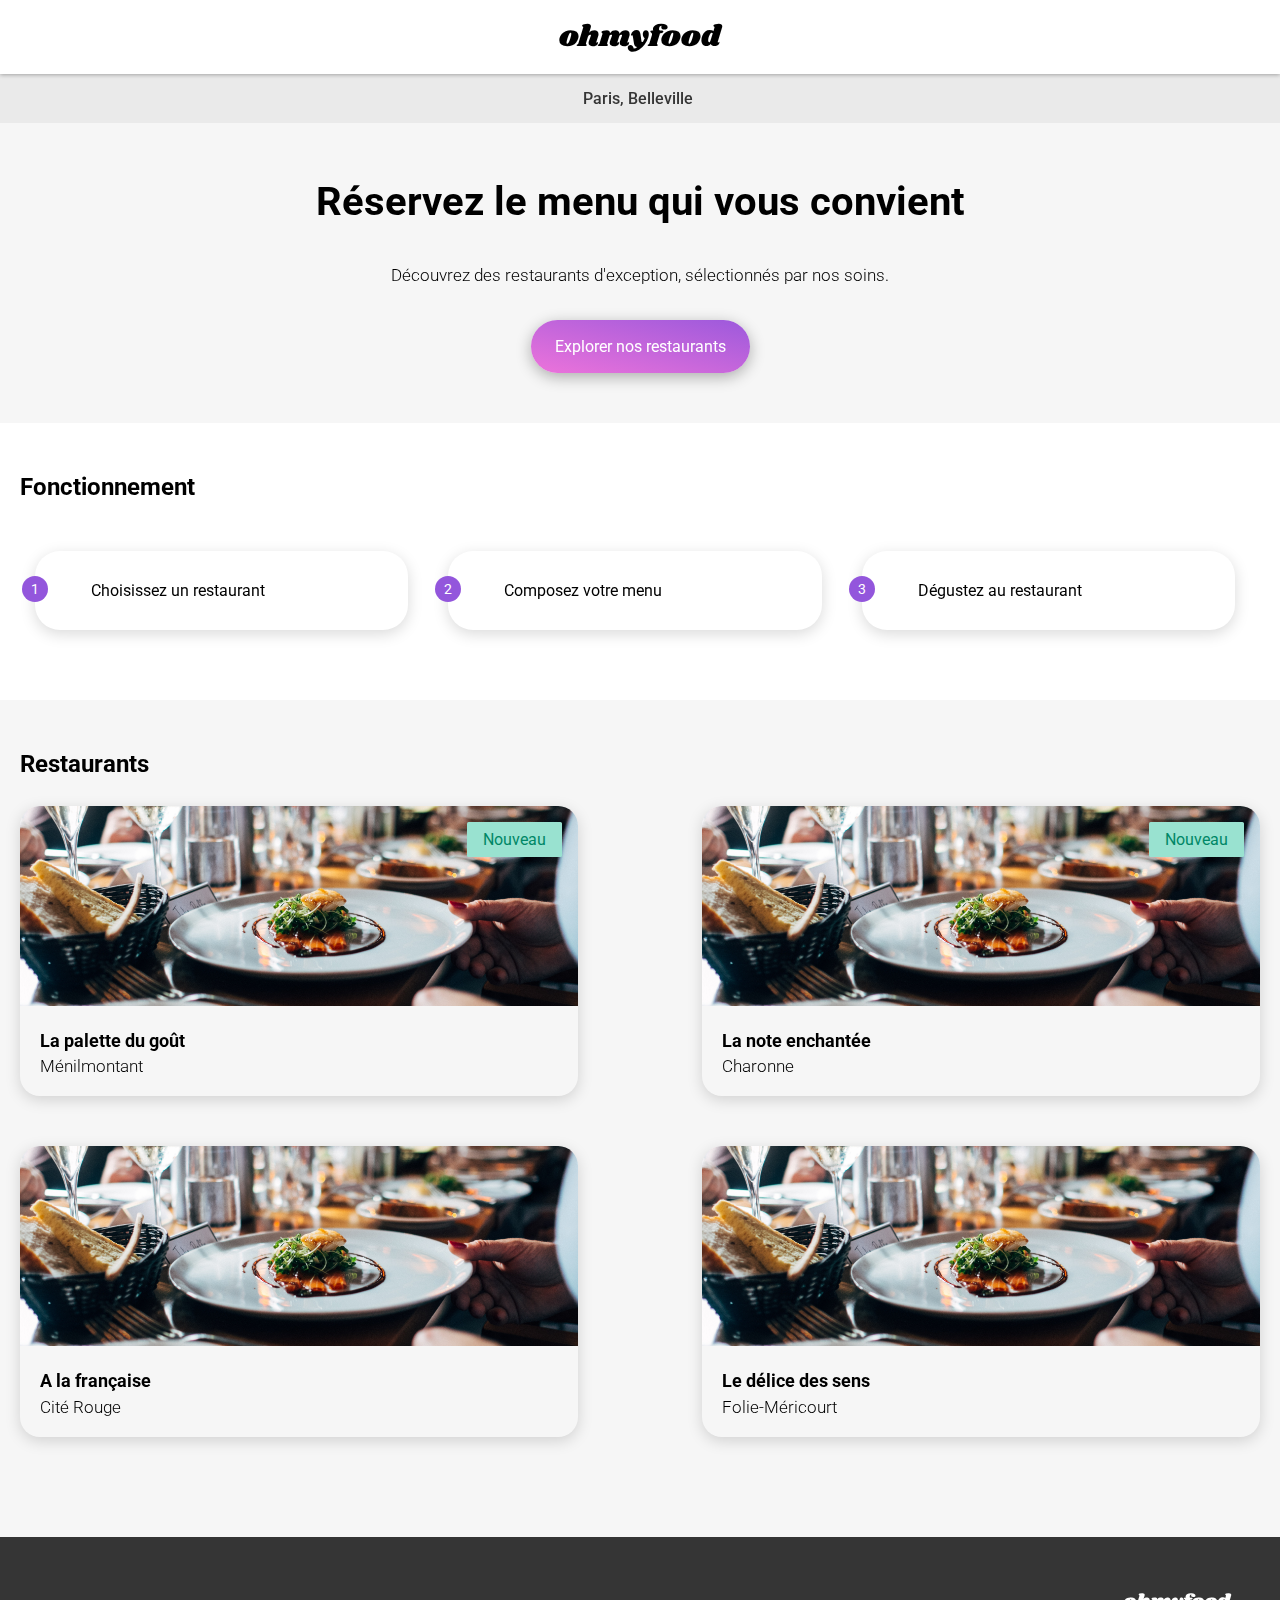
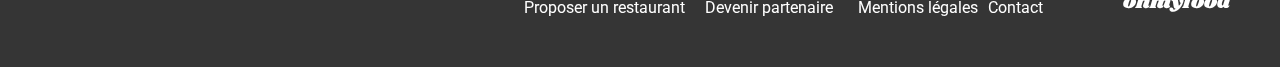
<file: index.html>
<!DOCTYPE html>
<html lang="fr">
  <head>
    <meta charset="utf-8">
    <meta name="viewport" content="width=device-width, initial-scale=1.0">
    <title>OhMyFood</title>
    <link rel="preconnect" href="https://fonts.googleapis.com">
    <link rel="preconnect" href="https://fonts.gstatic.com" crossorigin>
    <link
      href="https://fonts.googleapis.com/css2?family=Roboto:wght@300;500;700&family=Shrikhand&display=swap"
      rel="stylesheet"
    >
    <link rel="stylesheet" href="./style/style.css">
    <link
      rel="stylesheet"
      href="https://cdnjs.cloudflare.com/ajax/libs/font-awesome/6.2.1/css/all.min.css"
      integrity="sha512-MV7K8+y+gLIBoVD59lQIYicR65iaqukzvf/nwasF0nqhPay5w/9lJmVM2hMDcnK1OnMGCdVK+iQrJ7lzPJQd1w=="
      crossorigin="anonymous"
      referrerpolicy="no-referrer"
    >
  </head>
  
    <!-- Animation lors du chargement de la page d'accueil -->
    
  

  <body>
    <div class="loader">
      <div class="loader__anim loader__anim--1"></div>
      <div class="loader__anim loader__anim--2"></div>
      <div class="loader__anim loader__anim--3"></div>
      <div class="loader__txt">
        <p>ohmyfood</p>
      </div>
    </div>
    
    <header class="header">
      <div class="header__shadow">
        <a href="index.html">
          <h1>ohmyfood</h1>
        </a>
      </div>
    </header>

    <main>
    
      <!-- Localisation -->

      <div class="location">
        <i class="fas fa-location-dot"></i>
        <input
          type="search"
          id="site-search"
          value="Paris, Belleville"
          size="12"
        >
      </div>

      <!-- Informations ohmyfood -->

      <div class="info">
        <div class="info__content">
          <h2>Réservez le menu qui vous convient</h2>
          <p>
            Découvrez des restaurants d'exception, sélectionnés par nos soins.
          </p>
          <a class="btn btn__explorer" href="#restaurant">Explorer nos restaurants</a>
        </div>
      </div>

      <!-- Fonctionnement du site -->

      <div class="fonction">
        <div class="fonction__content">
          <h3>Fonctionnement</h3>
          <div class="fonction__step">
            <div class="step">
              <span class="step__number">1</span>
              <i class="fas fa-mobile-screen-button"></i>
              <span class="step__desc">Choisissez un restaurant</span>
            </div>
            <div class="step">
              <span class="step__number">2</span>
              <i class="fas fa-list-ul"></i>
              <span class="step__desc">Composez votre menu</span>
            </div>
            <div class="step">
              <span class="step__number">3</span>
              <i class="fas fa-store"></i>
              <span class="step__desc">Dégustez au restaurant</span>
            </div>
          </div>
        </div>
      </div>

      <!-- Restaurants -->

      <div class="restaurant" id="restaurant">
        <section class="restaurant__index">
          <h3>Restaurants</h3>
          <div class="restaurant__cards">
            <div class="restaurantCard">
              <a href="menilmontant.html">
                <article class="restaurantCard__article">
                  <img src="./images/restaurants/menilmontant.jpg" alt="Ménilmontant" >
                  <span class="restaurantCard__new">Nouveau</span>
                  <div class="restaurantCard__content">
                    <div class="restaurantCard__info">
                      <h4>La palette du goût</h4>
                      <p>Ménilmontant</p>
                    </div> 
                  </div>
                </article>
              </a>
              <div class="favoriteHeart">
                <article class="favorite">
                  <input type="checkbox" class="favorite__toggle" name="like">
                  <label class="favorite__icon">
                      <i class="far fa-heart"></i>
                      <i class="fas fa-heart"></i>
                  </label>
                </article>
              </div>
            </div>
            <div class="restaurantCard">
              <a href="charonne.html">
                <article class="restaurantCard__article">
                  <img src="./images/restaurants/menilmontant.jpg" alt="Ménilmontant" >
                  <span class="restaurantCard__new">Nouveau</span>
                  <div class="restaurantCard__content">
                    <div class="restaurantCard__info">
                      <h4>La note enchantée</h4>
                      <p>Charonne</p>
                    </div> 
                  </div>
                </article>
              </a>
              <div class="favoriteHeart">
                <article class="favorite">
                  <input type="checkbox" class="favorite__toggle" name="like">
                  <label class="favorite__icon">
                      <i class="far fa-heart"></i>
                      <i class="fas fa-heart"></i>
                  </label>
                </article>
              </div>
            </div>
            <div class="restaurantCard">
              <a href="citerouge.html">
                <article class="restaurantCard__article">
                  <img src="./images/restaurants/menilmontant.jpg" alt="Ménilmontant" >
                  <div class="restaurantCard__content">
                    <div class="restaurantCard__info">
                      <h4>A la française</h4>
                      <p>Cité Rouge</p>
                    </div> 
                  </div>
                </article>
              </a>
              <div class="favoriteHeart">
                <article class="favorite">
                  <input type="checkbox" class="favorite__toggle" name="like">
                  <label class="favorite__icon">
                      <i class="far fa-heart"></i>
                      <i class="fas fa-heart"></i>
                  </label>
                </article>
              </div>
            </div>
            <div class="restaurantCard">
              <a href="foliemericourt.html">
                <article class="restaurantCard__article">
                  <img src="./images/restaurants/menilmontant.jpg" alt="Ménilmontant" >
                  <div class="restaurantCard__content">
                    <div class="restaurantCard__info">
                      <h4>Le délice des sens</h4>
                      <p>Folie-Méricourt</p>
                    </div> 
                  </div>
                </article>
              </a>
              <div class="favoriteHeart">
                <article class="favorite">
                  <input type="checkbox" class="favorite__toggle" name="like">
                  <label class="favorite__icon">
                      <i class="far fa-heart"></i>
                      <i class="fas fa-heart"></i>
                  </label>
                </article>
              </div>
            </div>
          </div>
        </section>
      </div>
    </main>

    <footer class="footer">
      <span class="footer__logo">ohmyfood</span>
      <div class="footerAbout">
        <ul class="footerAbout__you">
          <li>
            <a href="#">
              <i class="fas fa-utensils"></i>
              <span class="footer__span">Proposer un restaurant</span>
            </a>
          </li>
          <li>
            <a href="#">
              <i class="fas fa-handshake-angle fa-xs"></i>
              <span class="footer__span">Devenir partenaire</span>
            </a>
          </li>
        </ul>
      </div>
      <div class="footerAbout">
        <ul class="footerAbout_us">
          <li>
            <a href="#">
              <span class="footer__span">Mentions légales</span>
            </a>
          </li>
          <li>
            <a href="mailto:contact@ohmyfood.com">
              <span class="footer__span">Contact</span>
            </a>
          </li>
        </ul>
      </div>
    </footer>
  </body>
</html>
</file>
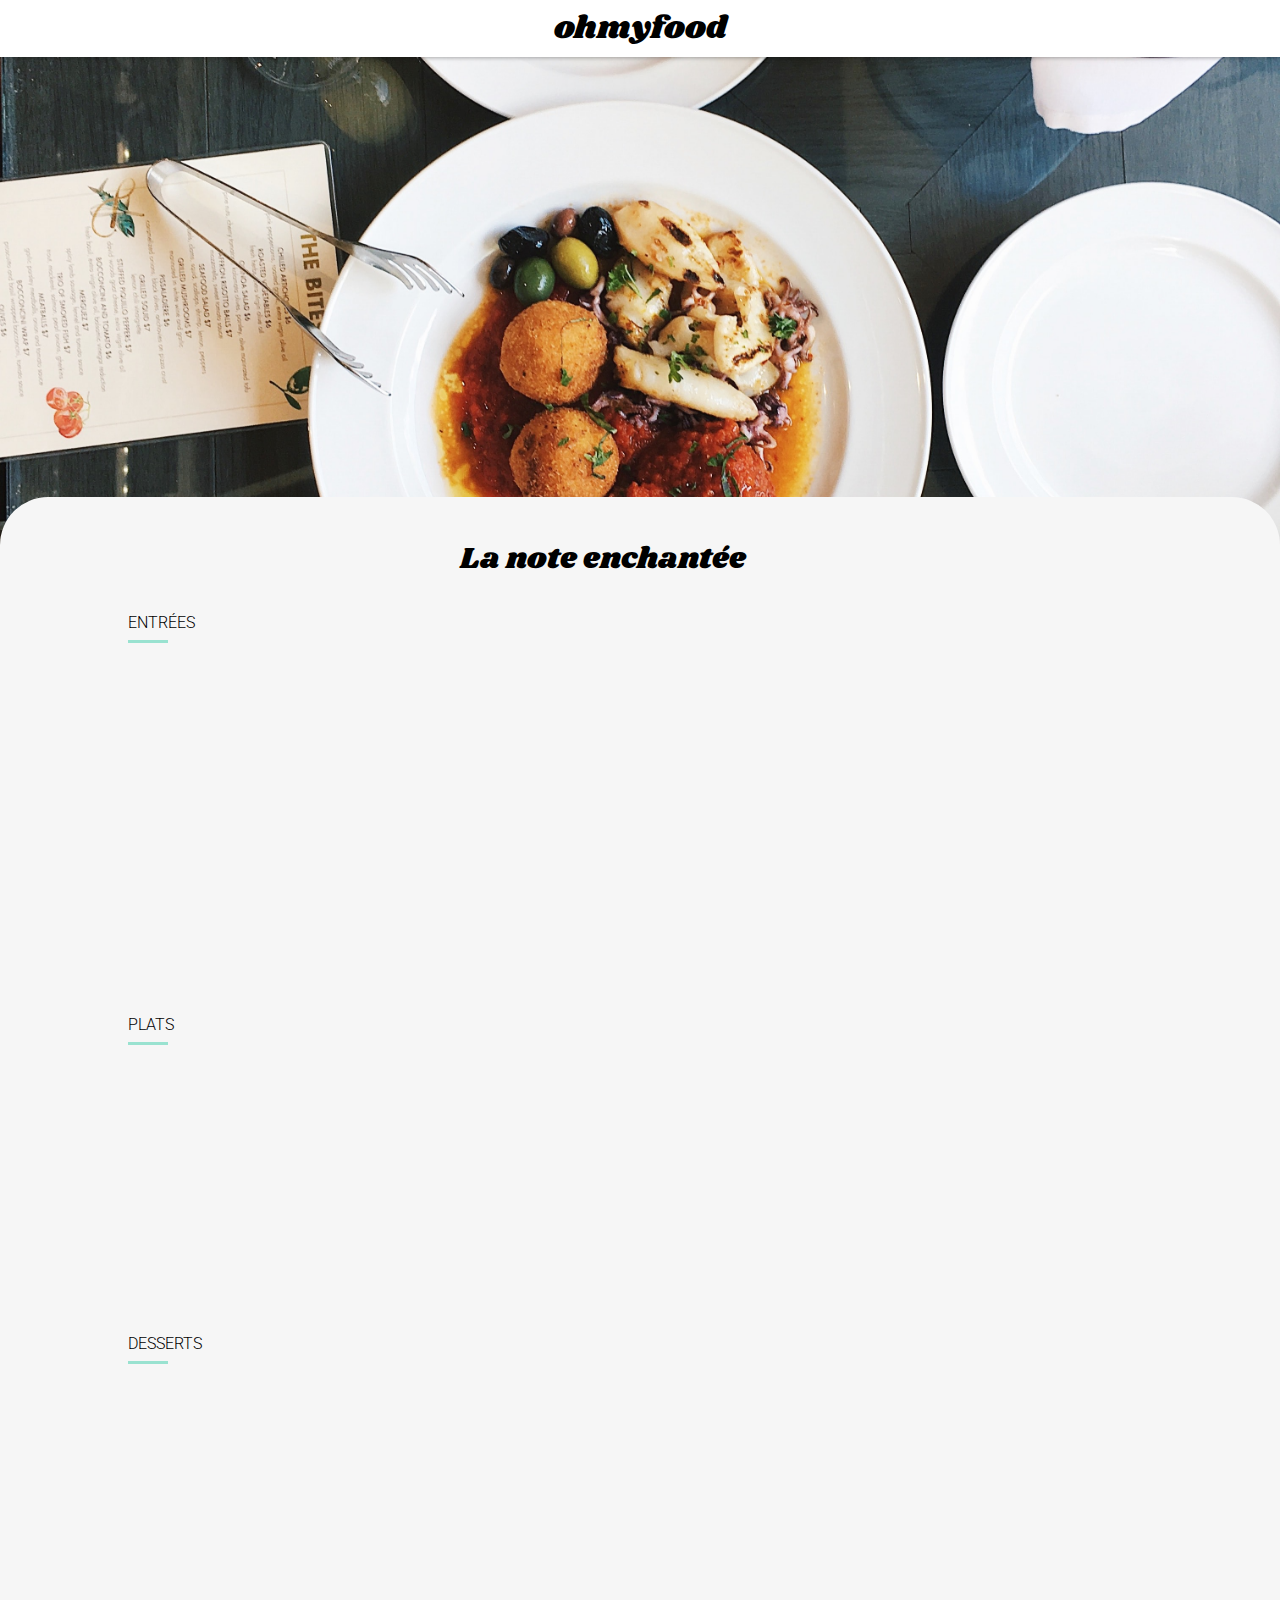
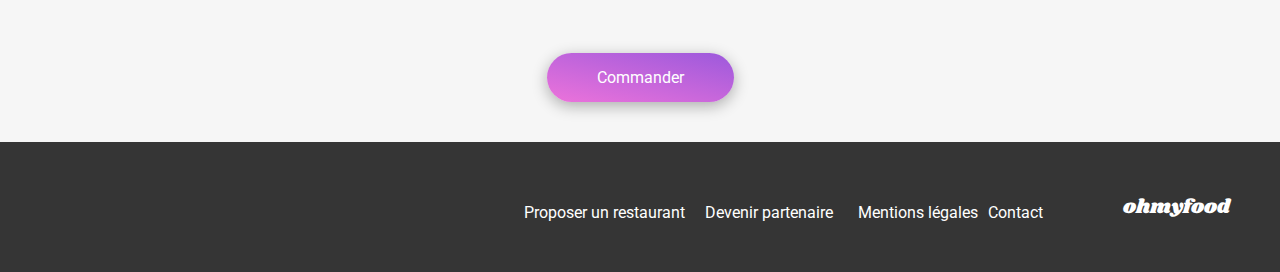
<file: charonne.html>
<!DOCTYPE html>
<html lang="fr">

<head>
  <meta charset="utf-8">
  <meta name="viewport" content="width=device-width, initial-scale=1.0">
  <title>OhMyFood</title>
  <link rel="preconnect" href="https://fonts.googleapis.com">
  <link rel="preconnect" href="https://fonts.gstatic.com" crossorigin>
  <link href="https://fonts.googleapis.com/css2?family=Roboto:wght@300;500;700&family=Shrikhand&display=swap" rel="stylesheet">
  <link rel="stylesheet" href="./style/style.css">
  <link
      rel="stylesheet"
      href="https://cdnjs.cloudflare.com/ajax/libs/font-awesome/6.2.1/css/all.min.css"
      integrity="sha512-MV7K8+y+gLIBoVD59lQIYicR65iaqukzvf/nwasF0nqhPay5w/9lJmVM2hMDcnK1OnMGCdVK+iQrJ7lzPJQd1w=="
      crossorigin="anonymous"
      referrerpolicy="no-referrer"
    >
</head>

<body>
    <header class="header">
        <div class="header__shadow">
            <div class="headerMenu">
                <a href="index.html"> 
                    <i class="fas fa-arrow-left"></i>
                    <!-- Retour à l'index -->
                </a>
                <h1 class="headerMenu__logo">ohmyfood</h1>
            </div>
        </div>
    </header>

    <main class="restaurantPage"> 
        <!-- Illustration -->
        <div class="restaurantPage__img">
            <img src="images/restaurants/charonne.jpg" alt="Charonne">
        </div>

        <!-- Menus du restaurant -->
        <div class="restaurantContent">
            <div class="restaurantContent__container">
                <div class="restaurantContent__menu">
                    <div class="restaurantContent__title">
                        <h1>La note enchantée</h1>
                        <article class="favorite">
                            <input type="checkbox" class="favorite__toggle">
                            <label class="favorite__icon">
                                <i class="far fa-heart"></i>
                                <i class="fas fa-heart"></i>
                            </label>
                        </article>
                    </div>
                    <div class="menu">

                        <!-- Entrées -->
                        <div class="menu__content menuAnim-1">
                            <h5 class="menu__title">Entrées</h5>
                            <hr>
                            <section class="menuSection anim-1">
                                <div class="menuSection__content">
                                    <div class="menuSection__food">
                                        <div class="menuSection__desc">
                                            <h4>Ravioles de foie gras</h4>
                                            <p>Accompagnées de leur crème à la truffe</p>
                                        </div>
                                        <div class="menuSection__price">
                                            <p>25€</p>
                                        </div>
                                    </div>
                                    <div class="menuSection__btn">
                                        <div class="menuSection__btn--transform">
                                            <i class="fa-solid fa-check"></i>
                                        </div>
                                    </div>
                                </div>
                            </section>
                            <section class="menuSection anim-2">
                                <div class="menuSection__content">
                                    <div class="menuSection__food">
                                        <div class="menuSection__desc">
                                            <h4>Caviar osciètre</h4>
                                            <p>Sur blini à la farine de blé noir</p>
                                        </div>
                                        <div class="menuSection__price">
                                            <p>35€</p>
                                        </div>
                                    </div>
                                    <div class="menuSection__btn">
                                        <div class="menuSection__btn--transform">
                                            <i class="fa-solid fa-check"></i>
                                        </div>
                                    </div>
                                </div>
                            </section>
                            <section class="menuSection anim-3">
                                <div class="menuSection__content">
                                    <div class="menuSection__food">
                                        <div class="menuSection__desc">
                                            <h4>Homard et espuma de potiron</h4>
                                            <p>Marinés aux zestes d'orange</p>
                                        </div>
                                        <div class="menuSection__price">
                                            <p>20€</p>
                                        </div>
                                    </div>
                                    <div class="menuSection__btn">
                                        <div class="menuSection__btn--transform">
                                            <i class="fa-solid fa-check"></i>
                                        </div>
                                    </div>
                                </div>
                            </section>
                            <section class="menuSection anim-4">
                                <div class="menuSection__content">
                                    <div class="menuSection__food">
                                        <div class="menuSection__desc">
                                            <h4>Foie gras de canard cuit entier</h4>
                                            <p>Confiture de figue et pain toasté</p>
                                        </div>
                                        <div class="menuSection__price">
                                            <p>35€</p>
                                        </div>
                                    </div>
                                    <div class="menuSection__btn">
                                        <div class="menuSection__btn--transform">
                                            <i class="fa-solid fa-check"></i>
                                        </div>
                                    </div>
                                </div>
                            </section>
                        </div>
                        <!-- Plats -->
                        <div class="menu__content menuAnim-2">
                            <h5 class="menu__title">Plats</h5>
                            <hr>
                            <section class="menuSection anim-5">
                                <div class="menuSection__content">
                                    <div class="menuSection__food">
                                        <div class="menuSection__desc">
                                            <h4>Noix de coquilles Saint-Jacques</h4>
                                            <p>Sur lit de purée de céleri-rave</p>
                                        </div>
                                        <div class="menuSection__price">
                                            <p>40€</p>
                                        </div>
                                    </div>
                                    <div class="menuSection__btn">
                                        <div class="menuSection__btn--transform">
                                            <i class="fa-solid fa-check"></i>
                                        </div>
                                    </div>
                                </div>
                            </section>
                            <section class="menuSection anim-6">
                                <div class="menuSection__content">
                                    <div class="menuSection__food">
                                        <div class="menuSection__desc">
                                            <h4>Langoustine poêlée</h4>
                                            <p>Purée de patate douce</p>
                                        </div>
                                        <div class="menuSection__price">
                                            <p>35€</p>
                                        </div>
                                    </div>
                                    <div class="menuSection__btn">
                                        <div class="menuSection__btn--transform">
                                            <i class="fa-solid fa-check"></i>
                                        </div>
                                    </div>
                                </div>
                            </section>
                            <section class="menuSection anim-7">
                                <div class="menuSection__content">
                                    <div class="menuSection__food">
                                        <div class="menuSection__desc">
                                            <h4>Mijoté de queue de bœuf</h4>
                                            <p>Et riz sauvage aux zestes de citron</p>
                                        </div>
                                        <div class="menuSection__price">
                                            <p>44€</p>
                                        </div>
                                    </div>
                                    <div class="menuSection__btn">
                                        <div class="menuSection__btn--transform">
                                            <i class="fa-solid fa-check"></i>
                                        </div>
                                    </div> 
                                </div>
                            </section>
                        </div>

                        <!-- Desserts -->
                        <div class="menu__content menuAnim-3">
                            <h5 class="menu__title">Desserts</h5>
                            <hr>
                            <section class="menuSection anim-8">
                                <div class="menuSection__content">
                                    <div class="menuSection__food">
                                        <div class="menuSection__desc">
                                            <h4>Macaron noisette et chocolat</h4>
                                            <p>Glace au caramel brun et sel de Guérande</p>
                                        </div>
                                        <div class="menuSection__price">
                                            <p>18€</p>
                                        </div>
                                    </div>
                                    <div class="menuSection__btn">
                                        <div class="menuSection__btn--transform">
                                            <i class="fa-solid fa-check"></i>
                                        </div>
                                    </div>
                                </div>
                            </section>
                            <section class="menuSection anim-9">
                                <div class="menuSection__content">
                                    <div class="menuSection__food">
                                        <div class="menuSection__desc">
                                            <h4>Baba au rhum revisité</h4>
                                            <p>Avec son coulis de citron</p>
                                        </div>
                                        <div class="menuSection__price">
                                            <p>22€</p>
                                        </div>
                                    </div>
                                    <div class="menuSection__btn">
                                        <div class="menuSection__btn--transform">
                                            <i class="fa-solid fa-check"></i>
                                        </div>
                                    </div>
                                </div>
                            </section>
                            <section class="menuSection anim-10">
                                <div class="menuSection__content">
                                    <div class="menuSection__food">
                                        <div class="menuSection__desc">
                                            <h4>Tarte au citron meringuée</h4>
                                            <p>Déstructurée</p>
                                        </div>
                                        <div class="menuSection__price">
                                            <p>23€</p>
                                        </div>
                                    </div>
                                    <div class="menuSection__btn">
                                        <div class="menuSection__btn--transform">
                                            <i class="fa-solid fa-check"></i>
                                        </div>
                                    </div>
                                </div>
                            </section>
                        </div>
                    </div>
                </div>
                <!-- Commande -->
                <div class="menu__command">
                    <input class="btn btn__command" type="submit" value="Commander">
                </div>
            </div>
        </div>
    </main>
    <footer class="footer">
        <span class="footer__logo">ohmyfood</span>
        <div class="footerAbout">
          <ul class="footerAbout__you">
            <li>
              <a href="#">
                <i class="fas fa-utensils"></i>
                <span class="footer__span">Proposer un restaurant</span>
              </a>
            </li>
            <li>
              <a href="#">
                <i class="fas fa-handshake-angle fa-xs"></i>
                <span class="footer__span">Devenir partenaire</span>
              </a>
            </li>
          </ul>
        </div>
        <div class="footerAbout">
          <ul class="footerAbout_us">
            <li>
              <a href="#">
                <span class="footer__span">Mentions légales</span>
              </a>
            </li>
            <li>
                <a href="mailto:contact@ohmyfood.com">
                    <span class="footer__span">Contact</span>
                </a>
            </li>
          </ul>
        </div>
      </footer>
</body>
</file>
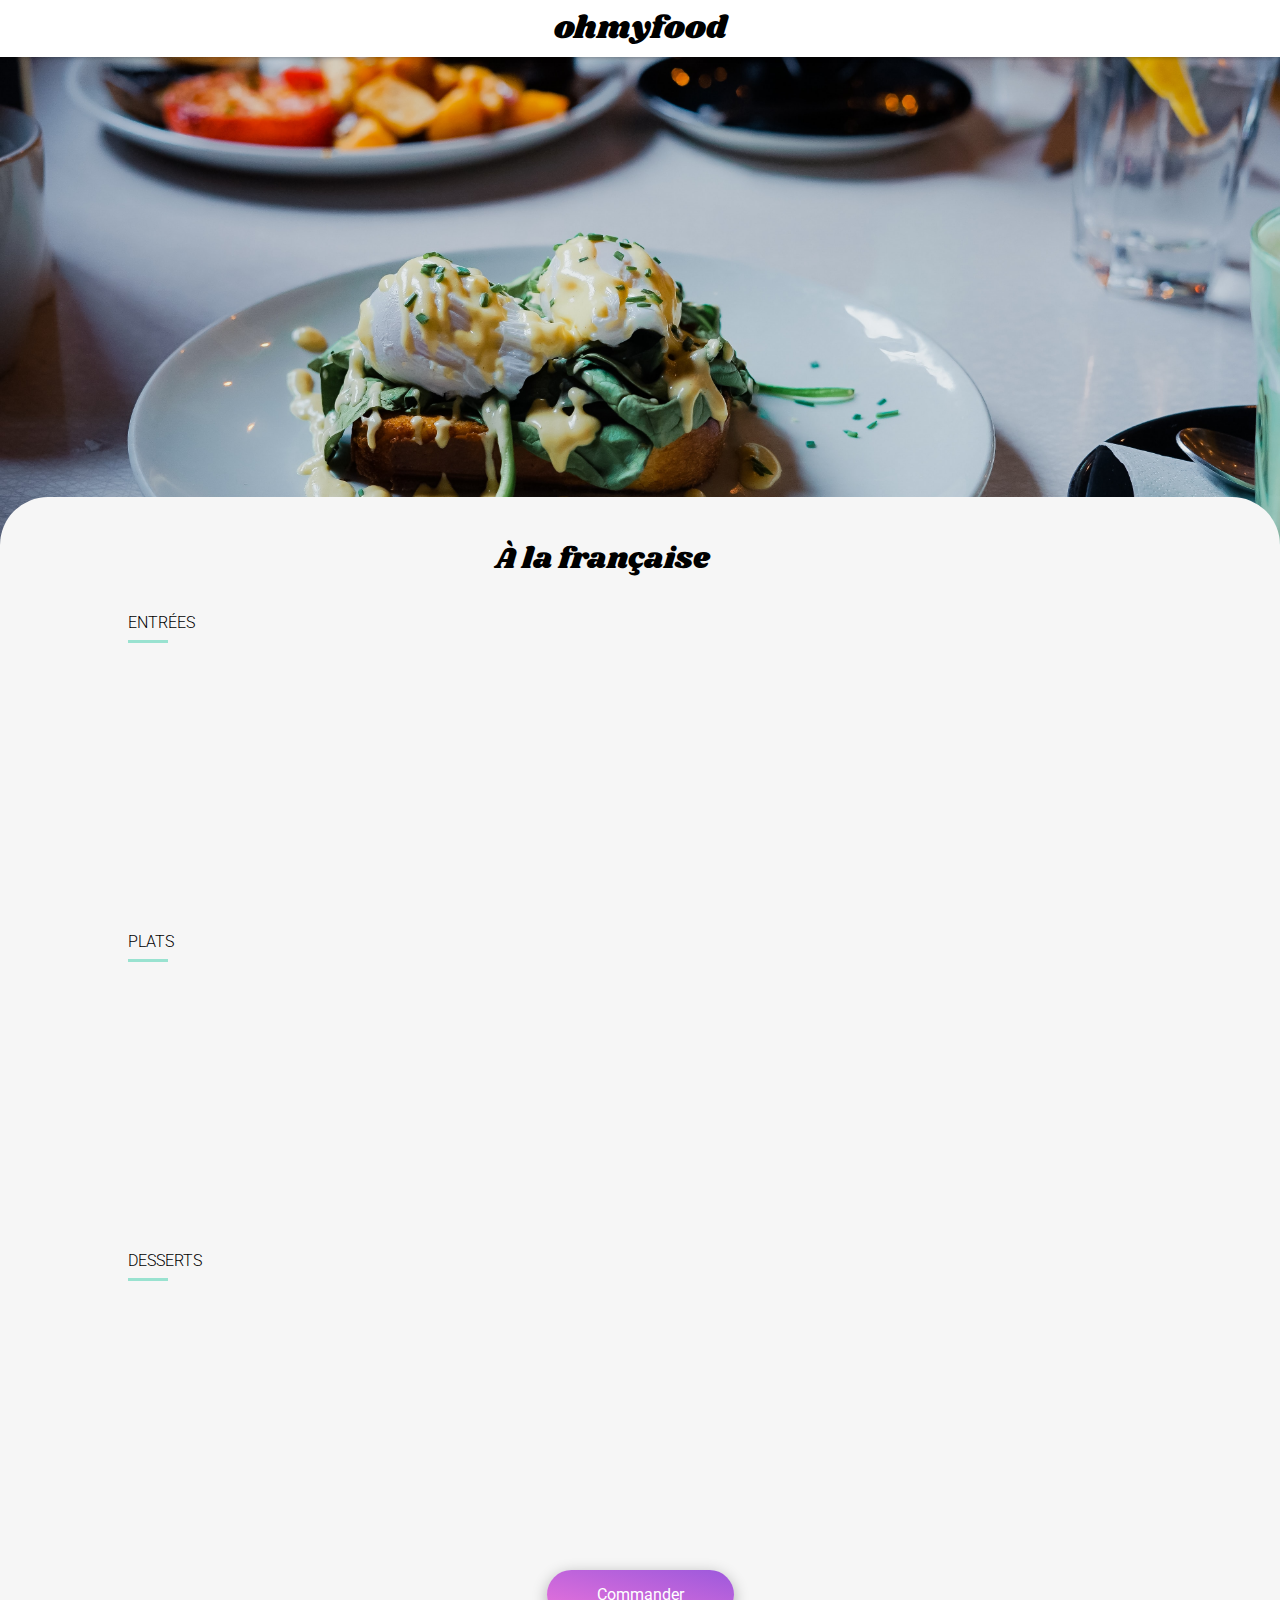
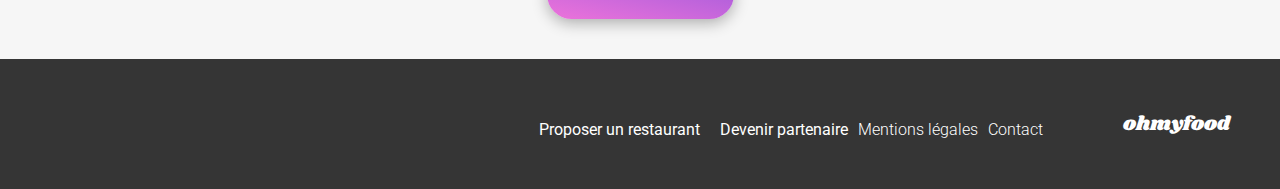
<file: citerouge.html>
<!DOCTYPE html>
<html lang="fr">

<head>
  <meta charset="utf-8">
  <meta name="viewport" content="width=device-width, initial-scale=1.0">
  <title>OhMyFood</title>
  <link rel="preconnect" href="https://fonts.googleapis.com">
  <link rel="preconnect" href="https://fonts.gstatic.com" crossorigin>
  <link href="https://fonts.googleapis.com/css2?family=Roboto:wght@300;500;700&family=Shrikhand&display=swap" rel="stylesheet">
  <link rel="stylesheet" href="./style/style.css">
  <link
      rel="stylesheet"
      href="https://cdnjs.cloudflare.com/ajax/libs/font-awesome/6.2.1/css/all.min.css"
      integrity="sha512-MV7K8+y+gLIBoVD59lQIYicR65iaqukzvf/nwasF0nqhPay5w/9lJmVM2hMDcnK1OnMGCdVK+iQrJ7lzPJQd1w=="
      crossorigin="anonymous"
      referrerpolicy="no-referrer"
    >
</head>

<body>
    <header class="header">
        <div class="header__shadow">
            <div class="headerMenu">
                <a href="index.html"> 
                    <i class="fas fa-arrow-left"></i>
                    <!-- Retour à l'index -->
                </a>
                <h1 class="headerMenu__logo">ohmyfood</h1>
            </div>
        </div>
    </header>

    <main class="restaurantPage">
        <!-- Illustration -->
        <div class="restaurantPage__img">
            <img src="images/restaurants/citerouge.jpg" alt="Cité Rouge">
        </div>

        <!-- Menus du restaurant -->
        <div class="restaurantContent">
            <div class="restaurantContent__container">
                <div class="restaurantContent__menu">
                    <div class="restaurantContent__title">
                        <h1>À la française</h1>
                        <article class="favorite">
                            <input type="checkbox" class="favorite__toggle">
                            <label class="favorite__icon">
                                <i class="far fa-heart"></i>
                                <i class="fas fa-heart"></i>
                            </label>
                        </article>
                    </div>
                    <div class="menu">

                        <!-- Entrées -->
                        <div class="menu__content menuAnim-1">
                            <h5 class="menu__title">Entrées</h5>
                            <hr>
                            <section class="menuSection anim-1">
                                <div class="menuSection__content">
                                    <div class="menuSection__food">
                                        <div class="menuSection__desc">
                                            <h4>Tartare de poulpe acidulé</h4>
                                            <p>Aux zestes d'orange</p>
                                        </div>
                                        <div class="menuSection__price">
                                            <p>25€</p>
                                        </div>
                                    </div>
                                    <div class="menuSection__btn">
                                        <div class="menuSection__btn--transform">
                                            <i class="fa-solid fa-check"></i>
                                        </div>
                                    </div>
                                </div>
                            </section>
                            <section class="menuSection anim-2">
                                <div class="menuSection__content">
                                    <div class="menuSection__food">
                                        <div class="menuSection__desc">
                                            <h4>Velouté de légumes d'antan</h4>
                                            <p>Carotte, panais, topinambour</p>
                                        </div>
                                        <div class="menuSection__price">
                                            <p>35€</p>
                                        </div>
                                    </div>
                                    <div class="menuSection__btn">
                                        <div class="menuSection__btn--transform">
                                            <i class="fa-solid fa-check"></i>
                                        </div>
                                    </div>
                                </div>
                            </section>
                            <section class="menuSection anim-3">
                                <div class="menuSection__content">
                                    <div class="menuSection__food">
                                        <div class="menuSection__desc">
                                            <h4>Soupe à l'oignon</h4>
                                            <p>Revisitée</p>
                                        </div>
                                        <div class="menuSection__price">
                                            <p>20€</p>
                                        </div>
                                    </div>
                                    <div class="menuSection__btn">
                                        <div class="menuSection__btn--transform">
                                            <i class="fa-solid fa-check"></i>
                                        </div>
                                    </div>
                                </div>
                            </section>
                        </div>
                        <!-- Plats -->
                        <div class="menu__content menuAnim-2">
                            <h5 class="menu__title">Plats</h5>
                            <hr>
                            <section class="menuSection anim-5">
                                <div class="menuSection__content">
                                    <div class="menuSection__food">
                                        <div class="menuSection__desc">
                                            <h4>Coquilles Saint-Jacques</h4>
                                            <p>Accompagnées d'une purée de panais</p>
                                        </div>
                                        <div class="menuSection__price">
                                            <p>40€</p>
                                        </div>
                                    </div>
                                    <div class="menuSection__btn">
                                        <div class="menuSection__btn--transform">
                                            <i class="fa-solid fa-check"></i>
                                        </div>
                                    </div>
                                </div>
                            </section>
                            <section class="menuSection anim-6">
                                <div class="menuSection__content">
                                    <div class="menuSection__food">
                                        <div class="menuSection__desc">
                                            <h4>Magret de canard</h4>
                                            <p>Et parmentier de pommes de terre</p>
                                        </div>
                                        <div class="menuSection__price">
                                            <p>35€</p>
                                        </div>
                                    </div>
                                    <div class="menuSection__btn">
                                        <div class="menuSection__btn--transform">
                                            <i class="fa-solid fa-check"></i>
                                        </div>
                                    </div>
                                </div>
                            </section>
                            <section class="menuSection anim-7">
                                <div class="menuSection__content">
                                    <div class="menuSection__food">
                                        <div class="menuSection__desc">
                                            <h4>Pigeonneau d’Ille-et-Vilaine</h4>
                                            <p>Sur son lit de gnocchis aux légumes</p>
                                        </div>
                                        <div class="menuSection__price">
                                            <p>44€</p>
                                        </div>
                                    </div>
                                    <div class="menuSection__btn">
                                        <div class="menuSection__btn--transform">
                                            <i class="fa-solid fa-check"></i>
                                        </div>
                                    </div>
                                </div>
                            </section>
                        </div>
                        <!-- Desserts -->
                        <div class="menu__content menuAnim-3">
                            <h5 class="menu__title">Desserts</h5>
                            <hr>
                            <section class="menuSection anim-8">
                                <div class="menuSection__content">
                                    <div class="menuSection__food">
                                        <div class="menuSection__desc">
                                            <h4>Pétales de violettes glacés</h4>
                                            <p>Et purée de noisettes</p>
                                        </div>
                                        <div class="menuSection__price">
                                            <p>18€</p>
                                        </div>
                                    </div>
                                    <div class="menuSection__btn">
                                        <div class="menuSection__btn--transform">
                                            <i class="fa-solid fa-check"></i>
                                        </div>
                                    </div>
                                </div>
                            </section>
                            <section class="menuSection anim-9">
                                <div class="menuSection__content">
                                    <div class="menuSection__food">
                                        <div class="menuSection__desc">
                                            <h4>Fondant au chocolat</h4>
                                            <p>Revisité</p>
                                        </div>
                                        <div class="menuSection__price">
                                            <p>22€</p>
                                        </div>
                                    </div>
                                    <div class="menuSection__btn">
                                        <div class="menuSection__btn--transform">
                                            <i class="fa-solid fa-check"></i>
                                        </div>
                                    </div>
                                </div>
                            </section>
                            <section class="menuSection anim-10">
                                <div class="menuSection__content">
                                    <div class="menuSection__food">
                                        <div class="menuSection__desc">
                                            <h4>Millefeuille croustillant</h4>
                                            <p>Myrtilles et pâte d’amande</p>
                                        </div>
                                        <div class="menuSection__price">
                                            <p>23€</p>
                                        </div>
                                    </div>
                                    <div class="menuSection__btn">
                                        <div class="menuSection__btn--transform">
                                            <i class="fa-solid fa-check"></i>
                                        </div>
                                    </div>
                                </div>
                            </section>
                        </div>
                    </div>
                </div>
                <!-- Commande -->
                <div class="menu__command">
                    <input class="btn btn__command" type="submit" value="Commander">
                </div>
            </div>
        </div>
    </main>

    <footer class="footer">
            <span class="footer__logo">ohmyfood</span>
            <div class="footerAbout">
                <ul class="footerAbout__you">
                    <li>
                        <a href="#">
                            <i class="fas fa-utensils"></i> 
                            <span class="footer__span">Proposer un restaurant</span>
                        </a>
                    </li>
                    <li>
                        <a href="#">
                            <i class="fas fa-handshake-angle fa-xs"></i>
                            <span class="footer__span">Devenir partenaire</span>
                        </a>
                    </li>
                </ul>
            </div>
            <div class="footerAbout">
                <ul class="footerAbout__us">
                    <li>
                        <a href="#">
                            <span class="footer__span">Mentions légales</span>
                        </a>
                    </li>
                    <li>
                        <a href="mailto:contact@ohmyfood.com">
                            <span class="footer__span">Contact</span>
                        </a>
                    </li>
                </ul>
            </div>
    </footer>
</body>
</file>
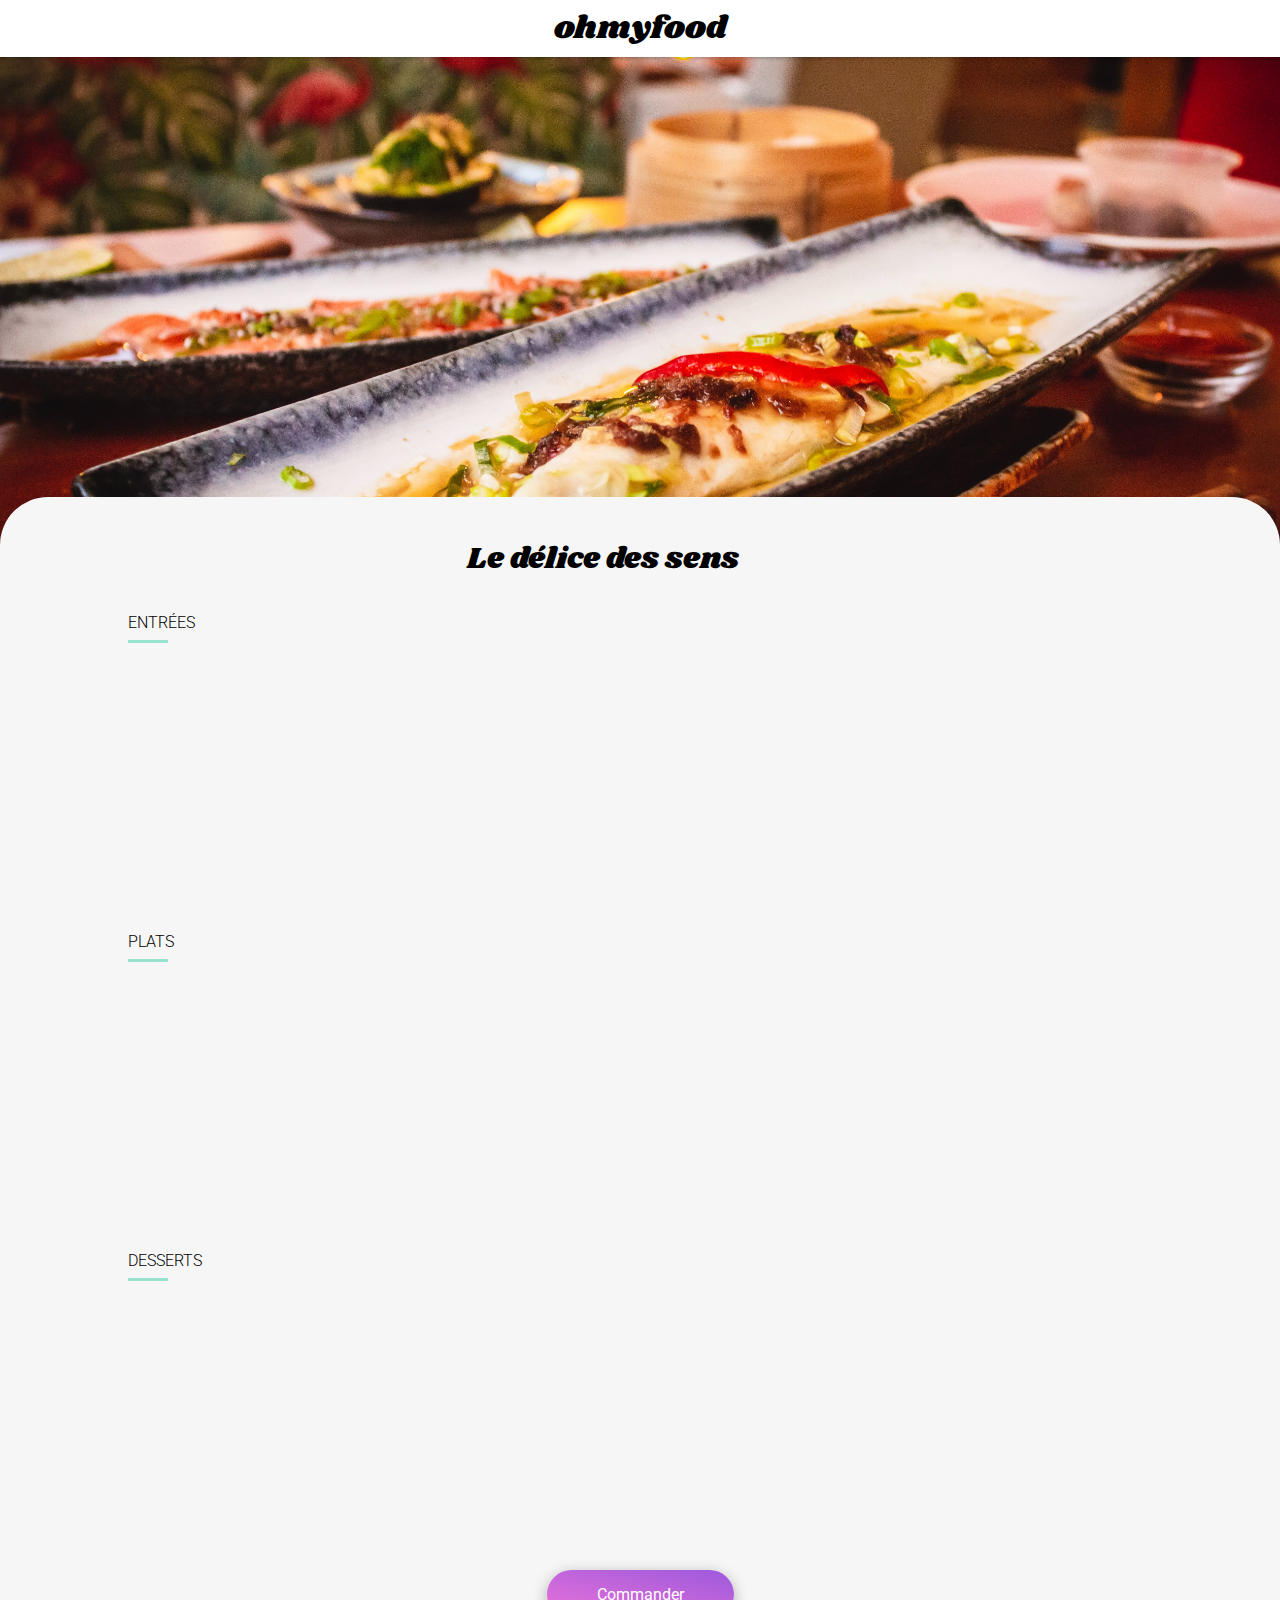
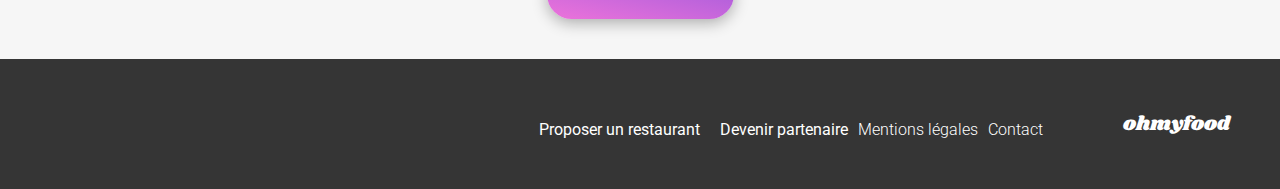
<file: foliemericourt.html>
<!DOCTYPE html>
<html lang="fr">

<head>
  <meta charset="utf-8">
  <meta name="viewport" content="width=device-width, initial-scale=1.0">
  <title>OhMyFood</title>
  <link rel="preconnect" href="https://fonts.googleapis.com">
  <link rel="preconnect" href="https://fonts.gstatic.com" crossorigin>
  <link href="https://fonts.googleapis.com/css2?family=Roboto:wght@300;500;700&family=Shrikhand&display=swap" rel="stylesheet">
  <link rel="stylesheet" href="./style/style.css">
  <link
      rel="stylesheet"
      href="https://cdnjs.cloudflare.com/ajax/libs/font-awesome/6.2.1/css/all.min.css"
      integrity="sha512-MV7K8+y+gLIBoVD59lQIYicR65iaqukzvf/nwasF0nqhPay5w/9lJmVM2hMDcnK1OnMGCdVK+iQrJ7lzPJQd1w=="
      crossorigin="anonymous"
      referrerpolicy="no-referrer"
    >
</head>

<body>
    <header class="header">
        <div class="header__shadow">
            <div class="headerMenu">
                <a href="index.html"> 
                    <i class="fas fa-arrow-left"></i>
                    <!-- Retour à l'index -->
                </a>
                <h1 class="headerMenu__logo">ohmyfood</h1>
            </div>
        </div>
    </header>

    <main class="restaurantPage">
        <!-- Illustration -->
        <div class="restaurantPage__img">
            <img src="images/restaurants/foliemericourt.jpg" alt="Folie-Méricourt">
        </div>
        <!-- Menus du restaurant -->
        <div class="restaurantContent">
            <div class="restaurantContent__container">
                <div class="restaurantContent__menu">
                    <div class="restaurantContent__title">
                        <h1>Le délice des sens</h1>
                        <article class="favorite">
                            <input type="checkbox" class="favorite__toggle">
                            <label class="favorite__icon">
                                <i class="far fa-heart"></i>
                                <i class="fas fa-heart"></i>
                            </label>
                        </article>
                    </div>
                    <div class="menu">
                        <!-- Entrées -->
                        <div class="menu__content menuAnim-1">
                            <h5 class="menu__title">Entrées</h5>
                            <hr>
                            <section class="menuSection anim-1">
                                <div class="menumenuSection__content">
                                    <div class="menuSection__food">
                                        <div class="menuSection__desc">
                                            <h4>Tartare de thon</h4>
                                            <p>Assaisonné au yuzu</p>
                                        </div>
                                        <div class="menuSection__price">
                                            <p>25€</p>
                                        </div>
                                    </div>
                                    <div class="menuSection__btn">
                                        <div class="menuSection__btn--transform">
                                            <i class="fa-solid fa-check"></i>
                                        </div>
                                    </div>
                                </div>
                            </section>
                            <section class="menuSection anim-2">
                                <div class="menuSection__content">
                                    <div class="menuSection__food">
                                        <div class="menuSection__desc">
                                            <h4>Bouchée de homard croustillant</h4>
                                            <p>Et sa farandole de petits légumes</p>
                                        </div>
                                        <div class="menuSection__price">
                                            <p>35€</p>
                                        </div>
                                    </div>
                                    <div class="menuSection__btn">
                                        <div class="menuSection__btn--transform">
                                            <i class="fa-solid fa-check"></i>
                                        </div>
                                    </div>
                                </div>
                            </section>
                            <section class="menuSection anim-3">
                                <div class="menuSection__content">
                                    <div class="menuSection__food">
                                        <div class="menuSection__desc">
                                            <h4>Velouté de cèpes</h4>
                                            <p>Aux truffes</p>
                                        </div>
                                        <div class="menuSection__price">
                                            <p>20€</p>
                                        </div>
                                    </div>
                                    <div class="menuSection__btn">
                                        <div class="menuSection__btn--transform">
                                            <i class="fa-solid fa-check"></i>
                                        </div>
                                    </div>
                                </div>
                            </section>
                        </div>
                        <!-- Plats -->
                        <div class="menu__content">
                            <h5 class="menu__title">Plats</h5>
                            <hr>
                            <section class="menuSection anim-5">
                                <div class="menuSection__content">
                                    <div class="menuSection__food">
                                        <div class="menuSection__desc">
                                            <h4>Poulet rôti aux herbes de Provence</h4>
                                            <p>Et sa crème de truffe</p>
                                        </div>
                                        <div class="menuSection__price">
                                            <p>40€</p>
                                        </div>
                                    </div>
                                    <div class="menuSection__btn">
                                        <div class="menuSection__btn--transform">
                                            <i class="fa-solid fa-check"></i>
                                        </div>
                                    </div>
                                </div>
                            </section>
                            <section class="menuSection anim-6">
                                <div class="menuSection__content">
                                    <div class="menuSection__food">
                                        <div class="menuSection__desc">
                                            <h4>Langouste rôtie</h4>
                                            <p>Et ses légumes de saison</p>
                                        </div>
                                        <div class="menuSection__price">
                                            <p>35€</p>
                                        </div>
                                    </div>
                                    <div class="menuSection__btn">
                                        <div class="menuSection__btn--transform">
                                            <i class="fa-solid fa-check"></i>
                                        </div>
                                    </div>
                                </div>
                            </section>
                            <section class="menuSection anim-7">
                                <div class="menuSection__content">
                                    <div class="menuSection__food">
                                        <div class="menuSection__desc">
                                            <h4>Côte de bœuf Angus</h4>
                                            <p>Et sa purée de panais</p>
                                        </div>
                                        <div class="menuSection__price">
                                            <p>44€</p>
                                        </div>
                                    </div>
                                    <div class="menuSection__btn">
                                        <div class="menuSection__btn--transform">
                                            <i class="fa-solid fa-check"></i>
                                        </div>
                                    </div>
                                </div>
                            </section>
                        </div>
                        <!-- Desserts -->
                        <div class="menu__content">
                            <h5 class="menu__title">Desserts</h5>
                            <hr>
                            <section class="menuSection anim-8">
                                <div class="menuSection__content">
                                    <div class="menuSection__food">
                                        <div class="menuSection__desc">
                                            <h4>Farandole de desserts</h4>
                                            <p>Du chef</p>
                                        </div>
                                        <div class="menuSection__price">
                                            <p>18€</p>
                                        </div>
                                    </div>
                                    <div class="menuSection__btn">
                                        <div class="menuSection__btn--transform">
                                            <i class="fa-solid fa-check"></i>
                                        </div>
                                    </div>
                                </div>
                            </section>
                            <section class="menuSection anim-9">
                                <div class="menuSection__content">
                                    <div class="menuSection__food">
                                        <div class="menuSection__desc">
                                            <h4>Crème brulée</h4>
                                            <p>Revisitée</p>
                                        </div>
                                        <div class="menuSection__price">
                                            <p>22€</p>
                                        </div>
                                    </div>
                                    <div class="menuSection__btn">
                                        <div class="menuSection__btn--transform">
                                            <i class="fa-solid fa-check"></i>
                                        </div>
                                    </div>
                                </div>
                            </section>
                            <section class="menuSection anim-10">
                                <div class="menuSection__content">
                                    <div class="menuSection__food">
                                        <div class="menuSection__desc">
                                            <h4>Tiramisu</h4>
                                            <p>À la noisette</p>
                                        </div>
                                        <div class="menuSection__price">
                                            <p>23€</p>
                                        </div>
                                    </div>
                                    <div class="menuSection__btn">
                                        <div class="menuSection__btn--transform">
                                            <i class="fa-solid fa-check"></i>
                                        </div>
                                    </div>
                                </div>
                            </section>
                        </div>
                    </div>
                </div>
                <!-- Commande -->
                <div class="menu__command">
                    <input class="btn btn__command" type="submit" value="Commander">
                </div>
            </div>
        </div>
    </main>
    <footer class="footer">
            <span class="footer__logo">ohmyfood</span>
            <div class="footerAbout">
                <ul class="footerAbout__you">
                    <li>
                        <a href="#">
                            <i class="fas fa-utensils"></i> 
                            <span class="footer__span">Proposer un restaurant</span>
                        </a>
                    </li>
                    <li>
                        <a href="#">
                            <i class="fas fa-handshake-angle fa-xs"></i>
                            <span class="footer__span">Devenir partenaire</span>
                        </a>
                    </li>
                </ul>
            </div>
            <div class="footerAbout">
                <ul class="footerAbout__us">
                    <li>
                        <a href="#">
                            <span class="footer__span">Mentions légales</span>
                        </a>
                    </li>
                    <li>
                        <a href="mailto:contact@ohmyfood.com">
                            <span class="footer__span">Contact</span>
                        </a>
                    </li>
                </ul>
            </div>
    </footer>
</body>
</file>
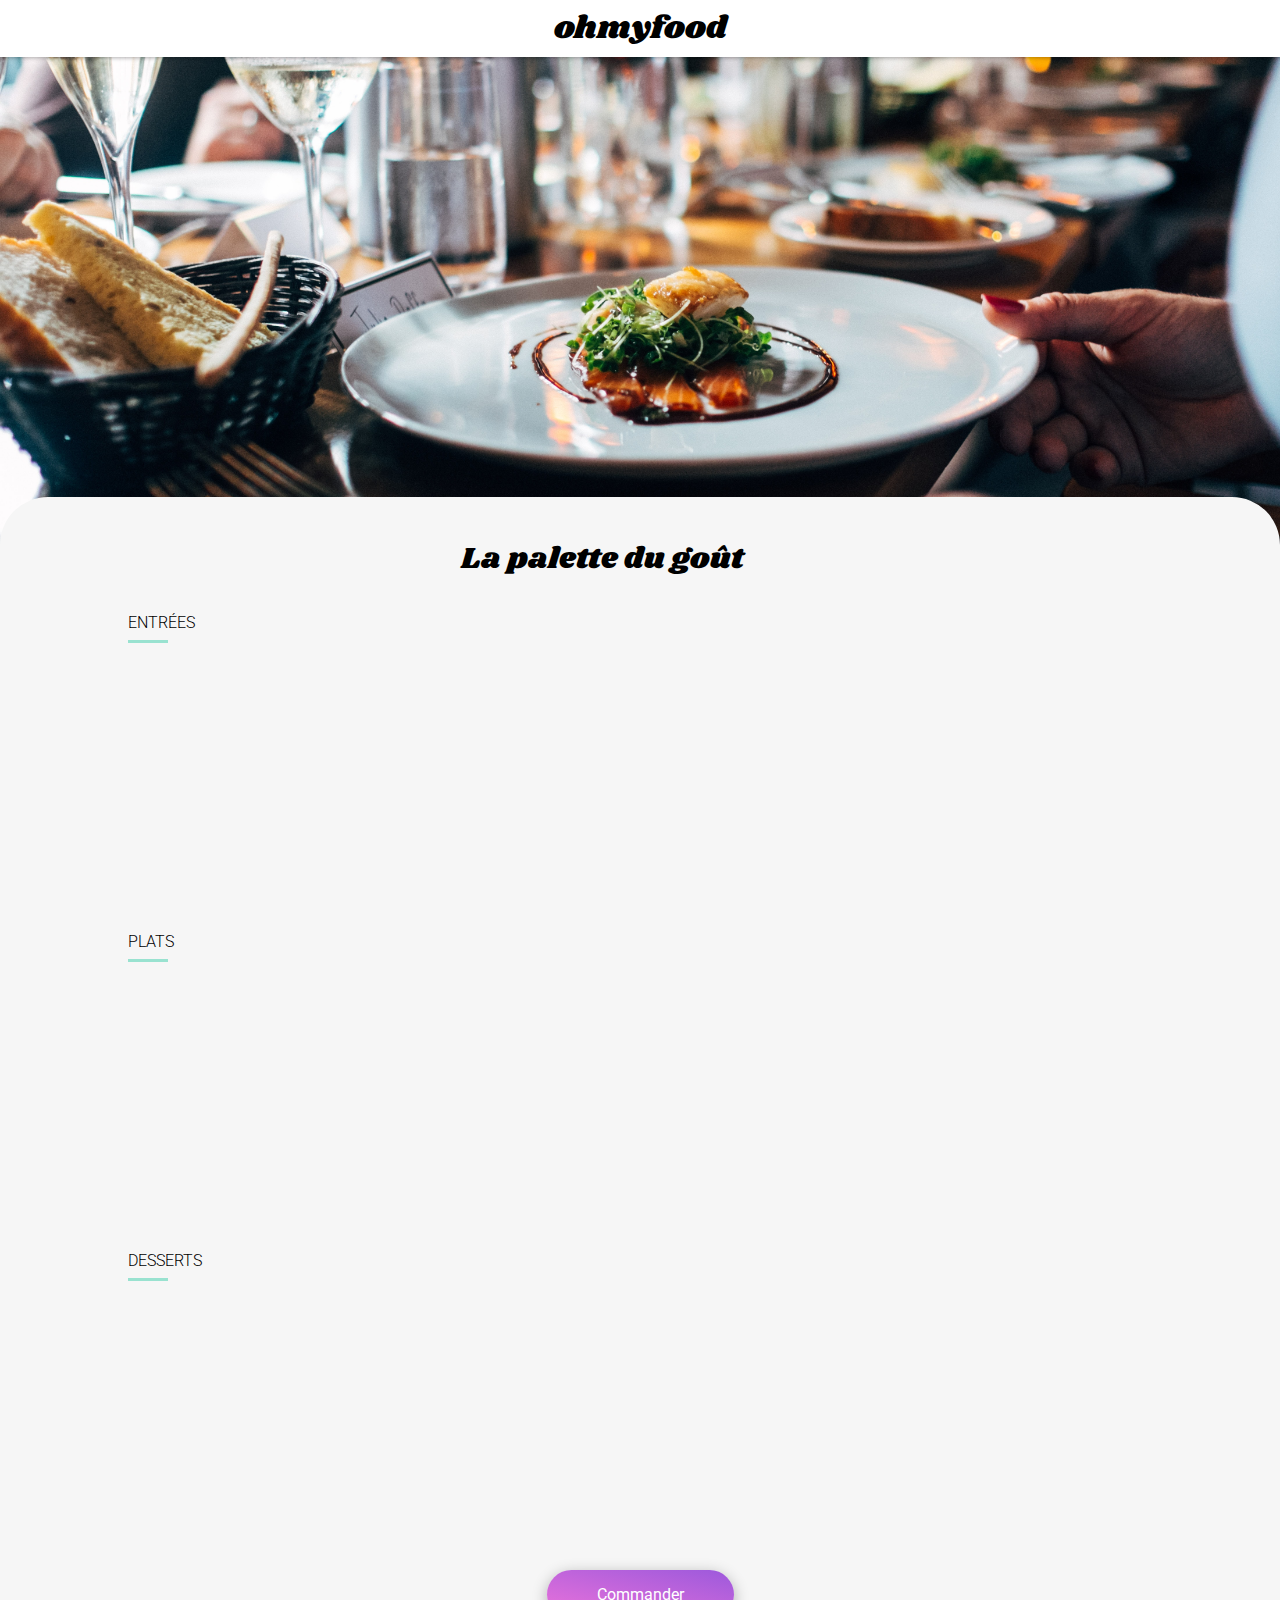
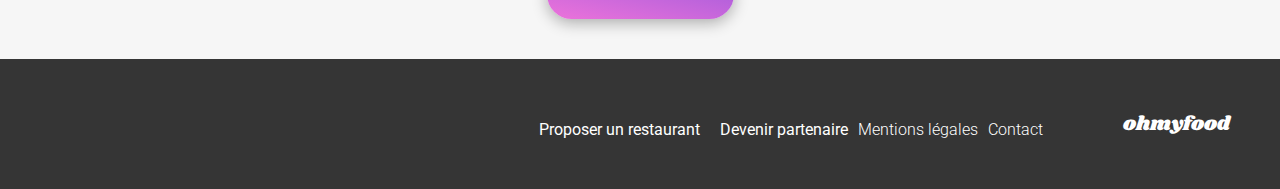
<file: menilmontant.html>
<!DOCTYPE html>
<html lang="fr">

<head>
  <meta charset="utf-8">
  <meta name="viewport" content="width=device-width, initial-scale=1.0">
  <title>OhMyFood</title>
  <link rel="preconnect" href="https://fonts.googleapis.com">
  <link rel="preconnect" href="https://fonts.gstatic.com" crossorigin>
  <link href="https://fonts.googleapis.com/css2?family=Roboto:wght@300;500;700&family=Shrikhand&display=swap" rel="stylesheet">
  <link rel="stylesheet" href="./style/style.css">
  <link
      rel="stylesheet"
      href="https://cdnjs.cloudflare.com/ajax/libs/font-awesome/6.2.1/css/all.min.css"
      integrity="sha512-MV7K8+y+gLIBoVD59lQIYicR65iaqukzvf/nwasF0nqhPay5w/9lJmVM2hMDcnK1OnMGCdVK+iQrJ7lzPJQd1w=="
      crossorigin="anonymous"
      referrerpolicy="no-referrer"
    >
</head>

<body>
    <header class="header">
        <div class="header__shadow">
            <div class="headerMenu">
                <a href="index.html"> 
                    <i class="fas fa-arrow-left"></i>
                    <!-- Retour à l'index -->
                </a>
                <h1 class="headerMenu__logo">ohmyfood</h1>
            </div>
        </div>
    </header>

    <main class="restaurantPage">
        <!-- Illustration -->
        <div class="restaurantPage__img">
            <img src="images/restaurants/menilmontant.jpg" alt="Ménilmontant">
        </div>
        <!-- Menu du restaurant -->
        <div class="restaurantContent">
            <div class="restaurantContent__container">
                <div class="restaurantContent__menu">
                    <div class="restaurantContent__title">
                        <h1>La palette du goût</h1>
                        <article class="favorite">
                            <input type="checkbox" class="favorite__toggle">
                            <label class="favorite__icon">
                                <i class="far fa-heart"></i>
                                <i class="fas fa-heart"></i>
                            </label>
                        </article>
                    </div>
                    <div class="menu">

                        <!-- Entrées -->
                        <div class="menu__content menuAnim-1">
                            <h5 class="menu__title">Entrées</h5>
                            <hr>
                            <section class="menuSection anim-1">
                                <div class="menuSection__content">
                                    <div class="menuSection__food">
                                        <div class="menuSection__desc">
                                            <h4>Fricassée d'escargots</h4>
                                            <p>Au piment d'Espelette</p>
                                        </div>
                                        <div class="menuSection__price">
                                            <p>25€</p>
                                        </div>
                                    </div>
                                    <div class="menuSection__btn">
                                        <div class="menuSection__btn--transform">
                                            <i class="fa-solid fa-check"></i>
                                        </div>
                                    </div>
                                </div>
                            </section>
                            <section class="menuSection anim-2">
                                <div class="menuSection__content">
                                    <div class="menuSection__food">
                                        <div class="menuSection__desc">
                                            <h4>Foie gras de canard mi-cuit</h4>
                                            <p>Et ses copeaux de truffe noire</p>
                                        </div>
                                        <div class="menuSection__price">
                                            <p>35€</p>
                                        </div>
                                    </div>
                                    <div class="menuSection__btn">
                                        <div class="menuSection__btn--transform">
                                            <i class="fa-solid fa-check"></i>
                                        </div>
                                    </div>
                                </div>
                            </section>
                            <section class="menuSection anim-3">
                                <div class="menuSection__content">
                                    <div class="menuSection__food">
                                        <div class="menuSection__desc">
                                            <h4>Œuf au plat</h4>
                                            <p>Assaisonné à la truffe sur lit de caviar</p>
                                        </div>
                                        <div class="menuSection__price">
                                            <p>20€</p>
                                        </div>
                                    </div>
                                    <div class="menuSection__btn">
                                        <div class="menuSection__btn--transform">
                                            <i class="fa-solid fa-check"></i>
                                        </div>
                                    </div>
                                </div>
                            </section>
                        </div>
                        <!-- Plats -->
                        <div class="menu__content menuAnim-2">
                            <h5 class="menu__title">Plats</h5>
                            <hr>
                            <section class="menuSection anim-5">
                                <div class="menuSection__content">
                                    <div class="menuSection__food">
                                        <div class="menuSection__desc">
                                            <h4>Filet de bœuf aux herbes</h4>
                                            <p>Accompagné de sa ribambelle de légumes</p>
                                        </div>
                                        <div class="menuSection__price">
                                            <p>40€</p>
                                        </div>
                                    </div>
                                    <div class="menuSection__btn">
                                        <div class="menuSection__btn--transform">
                                            <i class="fa-solid fa-check"></i>
                                        </div>
                                    </div>
                                </div>
                            </section>
                            <section class="menuSection anim-6">
                                <div class="menuSection__content">
                                    <div class="menuSection__food">
                                        <div class="menuSection__desc">
                                            <h4>Parmentier de queue de bœuf</h4>
                                            <p>À la truffe noire sur sa purée de panais</p>
                                        </div>
                                        <div class="menuSection__price">
                                            <p>35€</p>
                                        </div>
                                    </div>
                                    <div class="menuSection__btn">
                                        <div class="menuSection__btn--transform">
                                            <i class="fa-solid fa-check"></i>
                                        </div>
                                    </div>
                                </div>
                            </section>
                            <section class="menuSection anim-7">
                                <div class="menuSection__content">
                                    <div class="menuSection__food">
                                        <div class="menuSection__desc">
                                            <h4>Filet de turbot</h4>
                                            <p>Aux agrumes</p>
                                        </div>
                                        <div class="menuSection__price">
                                            <p>44€</p>
                                        </div>
                                    </div>
                                    <div class="menuSection__btn">
                                        <div class="menuSection__btn--transform">
                                            <i class="fa-solid fa-check"></i>
                                        </div>
                                    </div>
                                </div>
                            </section>
                        </div>
                        <!-- Desserts -->
                        <div class="menu__content menuAnim-3">
                            <h5 class="menu__title">Desserts</h5>
                            <hr>
                            <section class="menuSection anim-8">
                                <div class="menuSection__content">
                                    <div class="menuSection__food">
                                        <div class="menuSection__desc">
                                            <h4>Paris-Brest</h4>
                                            <p>Revisité</p>
                                        </div>
                                        <div class="menuSection__price">
                                            <p>18€</p>
                                        </div>
                                    </div>
                                    <div class="menuSection__btn">
                                        <div class="menuSection__btn--transform">
                                            <i class="fa-solid fa-check"></i>
                                        </div>
                                    </div>
                                </div>
                            </section>
                            <section class="menuSection anim-9">
                                <div class="menuSection__content">
                                    <div class="menuSection__food">
                                        <div class="menuSection__desc">
                                            <h4>Macaron au chocolat d'exception</h4>
                                            <p>Et glace à la vanille de Madagascar</p>
                                        </div>
                                        <div class="menuSection__price">
                                            <p>22€</p>
                                        </div>
                                    </div>
                                    <div class="menuSection__btn">
                                        <div class="menuSection__btn--transform">
                                            <i class="fa-solid fa-check"></i>
                                        </div>
                                    </div>
                                </div>
                            </section>
                            <section class="menuSection anim-10">
                                <div class="menuSection__content">
                                    <div class="menuSection__food">
                                        <div class="menuSection__desc">
                                            <h4>Mousse au chocolat</h4>
                                            <p>Au piment d'Espelette et à la truffe noire</p>
                                        </div>
                                        <div class="menuSection__price">
                                            <p>23€</p>
                                        </div>
                                    </div>
                                    <div class="menuSection__btn">
                                        <div class="menuSection__btn--transform">
                                            <i class="fa-solid fa-check"></i>
                                        </div>
                                    </div>
                                </div>
                            </section>
                        </div>
                    </div>
                </div>
                <!-- Commande -->
                <div class="menu__command">
                    <input class="btn btn__command" type="submit" value="Commander">
                </div>
            </div>
        </div>
    </main>
    <footer class="footer">
            <span class="footer__logo">ohmyfood</span>
            <div class="footerAbout">
                <ul class="footerAbout__you">
                    <li>
                        <a href="#">
                            <i class="fas fa-utensils"></i> 
                            <span class="footer__span">Proposer un restaurant</span>
                        </a>
                    </li>
                    <li>
                        <a href="#">
                            <i class="fas fa-handshake-angle fa-xs"></i>
                            <span class="footer__span">Devenir partenaire</span>
                        </a>
                    </li>
                </ul>
            </div>
            <div class="footerAbout">
                <ul class="footerAbout__us">
                    <li>
                        <a href="#">
                            <span class="footer__span">Mentions légales</span>
                        </a>
                    </li>
                    <li>
                        <a href="mailto:contact@ohmyfood.com">
                            <span class="footer__span">Contact</span>
                        </a>
                    </li>
                </ul>
            </div>
    </footer>
</body>
</file>
<file: style/style.css>
@keyframes sectionAppear {
  0% {
    transform: scale(0);
    opacity: 0;
  }
  60% {
    transform: scale(1.005);
    opacity: 0.8;
  }
  100% {
    transform: scale(1);
    opacity: 1;
  }
}
@keyframes menuAppear {
  0% {
    transform: scale3d(0, 0, 0);
  }
  60% {
    transform: scale3d(1.02, 1.02, 1.12);
  }
  100% {
    transform: scale3d(1, 1, 1);
  }
}
@keyframes load {
  0% {
    opacity: 1;
    z-index: 2;
  }
  88% {
    opacity: 1;
  }
  100% {
    opacity: 0;
    z-index: 2;
  }
}
@keyframes spin-1 {
  0% {
    transform: scale(0);
    border-radius: 0%;
  }
  25% {
    transform: scale(2.5) rotate(0);
    border-radius: 0%;
  }
  85% {
    transform: scale(2.1) rotate(90deg);
    border-radius: 90%;
  }
}
@keyframes spin-2 {
  0% {
    transform: scale(0);
    border-radius: 0%;
  }
  27% {
    transform: scale(2) rotate(0);
    border-radius: 0%;
  }
  85% {
    transform: scale(1.6) rotate(90deg);
    border-radius: 70% 40% 70% 40%;
  }
}
@keyframes spin-3 {
  0% {
    transform: scale(0);
    border-radius: 0%;
  }
  29% {
    transform: scale(1.5) rotate(0);
    border-radius: 0%;
  }
  85% {
    transform: scale(1.1) rotate(90deg);
    border-radius: 30% 70% 30% 70%;
  }
}
@keyframes spin-txt {
  0% {
    transform: scale(0);
  }
  25% {
    transform: scale(0.8);
  }
  78% {
    transform: scale(0.6);
  }
  100% {
    transform: scale(0);
  }
}
@keyframes like {
  0% {
    transform: scale(1);
  }
  30% {
    transform: scale(1.2);
  }
  70% {
    transform: scale(0.9);
  }
  100% {
    transform: scale(1);
  }
}
/*** Media Queries ***/
@media (min-width: 1024px) {
  @keyframes load {
    0% {
      opacity: 1;
      z-index: 2;
    }
    88% {
      opacity: 1;
    }
    100% {
      opacity: 0;
      z-index: 2;
    }
  }
  @keyframes spin-1 {
    0% {
      transform: scale(0);
      border-radius: 0%;
    }
    25% {
      transform: scale(4.5) rotate(0);
      border-radius: 0%;
    }
    85% {
      transform: scale(4.2) rotate(90deg);
      border-radius: 90%;
    }
  }
  @keyframes spin-2 {
    0% {
      transform: scale(0);
      border-radius: 0%;
    }
    27% {
      transform: scale(3.5) rotate(0);
      border-radius: 0%;
    }
    85% {
      transform: scale(3.2) rotate(90deg);
      border-radius: 70% 40% 70% 40%;
    }
  }
  @keyframes spin-3 {
    0% {
      transform: scale(0);
      border-radius: 0%;
    }
    29% {
      transform: scale(2.5) rotate(0);
      border-radius: 0%;
    }
    85% {
      transform: scale(2.2) rotate(90deg);
      border-radius: 30% 70% 30% 70%;
    }
  }
  @keyframes spin-txt {
    0% {
      transform: scale(0);
    }
    25% {
      transform: scale(1.1);
    }
    78% {
      transform: scale(0.9);
    }
    100% {
      transform: scale(0);
    }
  }
}
/** General **/
* {
  margin: 0;
  padding: 0;
  font-family: "Roboto", sans-serif;
}

body {
  box-sizing: border-box;
}

body a {
  color: black;
  text-decoration: none;
}

h1 {
  font-size: 30px;
  font-weight: 400;
  font-family: "Shrikhand", Arial, sans-serif;
}

h2 {
  font-size: 24px;
}

h3 {
  font-size: 24px;
  font-weight: 700;
  margin-bottom: 1.75rem;
}

h4 {
  font-size: 18px;
}

h5 {
  font-size: 16px;
  text-transform: uppercase;
}

p {
  font-size: 17px;
  font-weight: 300;
}

li {
  list-style: none;
}

span {
  margin-left: 15px;
}

.header, .info__content, .fonction__content, .restaurant__index, .restaurant__cards, .food__desc, .restaurantContent, .menu {
  display: flex;
  flex-direction: column;
}

.loader, .header__menu, .location, .info, .content__btn {
  display: flex;
  justify-content: center;
  align-items: center;
}

/* Button */
.btn {
  border-radius: 35px;
  border-style: none;
  font-family: "Roboto", sans-serif;
  color: white;
  font-size: 16px;
  box-shadow: 0px 4px 15px 0px rgba(0, 0, 0, 0.3);
  display: flex;
  justify-content: center;
  padding: 15px 50px;
  background: linear-gradient(193deg, #9356dc -11.44%, #ff79da 123.93%);
  transition: all 400ms;
  cursor: pointer;
}
.btn:hover {
  background: linear-gradient(201deg, #9356dc -5.2%, #ff79da 110.74%);
  transform: scale(1.03);
  box-shadow: 0px 4px 15px 0px rgba(0, 0, 0, 0.5);
}
.btn__explorer {
  margin-top: 20px;
  padding: 20px;
}

/* Like */
.favorite {
  position: relative;
  width: 35px;
  height: 35px;
}
.favorite__toggle {
  position: absolute;
  display: block;
  z-index: 1;
  bottom: 0;
  right: 0;
  -webkit-appearance: none;
     -moz-appearance: none;
          appearance: none;
  height: 35px;
  width: 35px;
  opacity: 0;
  cursor: pointer;
}
.favorite__icon {
  position: absolute;
  bottom: 5px;
  right: 5px;
  font-size: 25px;
  cursor: pointer;
}

.favorite__toggle + .favorite__icon .far {
  position: absolute;
  bottom: 0;
  right: 0;
  opacity: 1;
  transition: opacity 0.001s ease;
}

.favorite__toggle + .favorite__icon .fas {
  position: absolute;
  bottom: 0;
  right: 0;
  background: linear-gradient(0deg, #9356DC 0%, #FF79DA 100%);
  -webkit-background-clip: text;
  background-clip: text;
  -webkit-text-fill-color: transparent;
  transform-origin: bottom;
  transform: scale(0);
  opacity: 0;
  transition: transform 0.001s ease-out;
}

.favorite__toggle:checked + .favorite__icon .fas {
  transform: scale(1);
  animation: like 0.3s;
  opacity: 1;
}

.favorite__toggle:not(:checked) + .favorite__icon .far {
  opacity: 1;
  animation: like 0.3s;
}

.favorite__toggle:checked + .favorite__icon .far {
  opacity: 0;
}

/****************************** Loader ********************************/
.loader {
  background-color: transparent;
  -webkit-backdrop-filter: blur(150px);
          backdrop-filter: blur(150px);
  animation: load 2.75s ease-in-out backwards;
  opacity: 0;
  width: 100%;
  height: 100%;
  position: fixed;
  top: 0;
  z-index: -2;
}
.loader__anim {
  width: 70px;
  height: 70px;
  margin: auto;
  position: absolute;
  top: 0;
  bottom: 0;
  right: 0;
  left: 0;
  opacity: 1;
}
.loader__anim--1 {
  border: 1px solid #9356DC;
  transform: scale(0);
  animation: spin-1 2.5s ease-out both 0.02ms;
}
.loader__anim--2 {
  border: 1px solid #FF79DA;
  transform: scale(0);
  animation: spin-2 2.5s ease-out both 0.04ms;
}
.loader__anim--3 {
  border: 1px solid #99E2D0;
  transform: scale(0);
  animation: spin-3 2.5s ease-out both 0.06ms;
}
.loader__txt p {
  font-family: "Shrikhand", Arial, sans-serif;
  font-size: 30px;
  transform: scale(0);
  animation: spin-txt 2.5s ease-in-out both 0.1s;
}

/****************************** Header ********************************/
.header__shadow {
  position: relative;
  box-shadow: 0px 1px 4px 0px rgba(0, 0, 0, 0.3);
}
.header a {
  display: flex;
  justify-content: center;
  padding: 15px 0;
}

::-webkit-search-cancel-button {
  display: none;
}

/****************************** Main ********************************/
/* Location */
.location {
  padding: 15px 0px;
  background-color: #eaeaea;
}

#site-search {
  border: none;
  background-color: #eaeaea;
  color: #353535;
  font-size: 16px;
  font-weight: 500;
  margin-left: 15px;
  width: -moz-fit-content;
  width: fit-content;
}

::-webkit-search-cancel-button {
  display: none;
}

/** Info **/
.info {
  padding: 50px;
  background-color: #f6f6f6;
  text-align: center;
}
.info__content {
  display: flex;
  align-items: center;
}
.info h2, .info p {
  padding: 5px 0;
}

/** Fonction **/
.fonction {
  padding: 50px 20px;
}
.fonction__step {
  margin-left: 14px;
}

.step {
  display: flex;
  align-items: center;
  position: relative;
  border-radius: 25px;
  padding: 30px 25px;
  margin-bottom: 20px;
  box-shadow: 0px 4px 15px 0px rgba(0, 0, 0, 0.15);
}
.step:hover > .fas {
  color: #9356DC;
}
.step .fas {
  margin: 0 0.5rem;
  color: #7e7e7e;
}
.step__number {
  position: absolute;
  left: -28px;
  top: 32%;
  background-color: #9356DC;
  border-radius: 45px;
  color: white;
  padding: 5px 9px;
  font-size: 14px;
}

/** Restaurant **/
.restaurant {
  background-color: #f6f6f6;
  padding: 50px 20px;
}
.restaurant__cards {
  width: 100%;
  max-width: 1440px;
}

.favoriteHeart {
  position: absolute;
  bottom: 30px;
  right: 30px;
}

.restaurantCard {
  position: relative;
  border-radius: 20px;
  margin-bottom: 20px;
  box-shadow: 0px 4px 15px 0px rgba(0, 0, 0, 0.15);
  width: 100%;
}
.restaurantCard img {
  border-radius: 20px 20px 0 0;
  width: 100%;
  height: 200px;
  -o-object-fit: cover;
     object-fit: cover;
  -o-object-position: center;
     object-position: center;
}
.restaurantCard__new {
  color: #008766;
  position: absolute;
  padding: 0.5rem 1rem;
  border-radius: 0.1rem;
  background: #99E2D0;
  top: 1rem;
  right: 1rem;
}
.restaurantCard__content {
  display: flex;
  justify-content: space-between;
  padding: 20px;
  position: relative;
}
.restaurantCard__info h4 {
  margin-bottom: 0.3em;
}

/****************************** Footer ********************************/
.footer {
  display: flex;
  flex-direction: column;
  background-color: #353535;
  padding: 22px 25px;
}
.footer__logo {
  color: white;
  font-family: "Shrikhand", sans-serif;
  font-size: 20px;
  margin-bottom: 16px;
  margin-left: 0;
}

.footerAbout li {
  margin-bottom: 10px;
}
.footerAbout a {
  color: white;
  font-family: "Roboto", sans-serif;
  font-size: 16px;
}
.footerAbout span {
  margin-left: 0;
}
.footerAbout__you .far {
  color: white;
  width: 15px;
}
.footerAbout__you .footer__span {
  margin-left: 10px;
}
.footerAbout__us {
  font-weight: 300;
}

/****************************** Media Queries ********************************/
@media (min-width: 1024px) {
  /** Info **/
  .info__content h2 {
    font-size: 40px;
    margin-bottom: 30px;
  }
  .btn__explorer {
    margin-top: 30px;
    padding: 17px 24px;
  }
  /** Fonction **/
  .fonction {
    align-items: center;
  }
  .fonction__content {
    display: flex;
    max-width: 1440px;
    margin: auto;
  }
  .fonction__content h3 {
    margin-bottom: 50px;
  }
  .fonction__step {
    display: flex;
    flex-direction: row;
    margin: 0;
  }
  .step {
    width: 30%;
    margin-left: 15px;
    margin-right: 25px;
  }
  /** Restaurant **/
  .restaurant__index {
    display: flex;
    max-width: 1440px;
    margin: auto;
  }
  .restaurant__cards {
    flex-direction: row;
    flex-wrap: wrap;
    justify-content: space-between;
  }
  .restaurantCard {
    margin-bottom: 3.125em;
    width: 45%;
  }
  /** Footer **/
  .footer {
    flex-direction: row;
    justify-content: flex-end;
    align-items: end;
    padding: 50px;
  }
  .footer__logo {
    order: 2;
    margin: 0;
    padding-left: 80px;
  }
  .footer ul {
    display: flex;
  }
  .footer li {
    margin-bottom: 0;
    margin-left: 10px;
  }
  .footerAbout_us {
    margin-left: 15px;
  }
}
/****************************** Menu ********************************/
/** Header **/
.headerMenu {
  display: flex;
  justify-content: center;
  align-items: center;
  padding: 5px 0;
}
.headerMenu i {
  position: absolute;
  left: 0;
  bottom: 35%;
  padding: 0 30px;
}

/****************************** Main ********************************/
/** Illustration **/
.restaurantPage__img img {
  width: 100%;
  height: 275px;
  -o-object-fit: cover;
     object-fit: cover;
  -o-object-position: center;
     object-position: center;
}

.restaurantContent {
  align-items: center;
}
.restaurantContent__container {
  margin-top: -4rem;
  background: white;
  border-radius: 3rem 3rem 0 0;
  position: relative;
  background: #f6f6f6;
  width: 100%;
}
.restaurantContent__title {
  display: flex;
  justify-content: space-between;
  align-items: center;
  margin-bottom: 2rem;
}
.restaurantContent__title .favorite {
  right: 20px;
}
.restaurantContent__menu {
  padding: 40px 20px;
}

/** Menus **/
.menu__content {
  margin-bottom: 2.5rem;
  transform-origin: top;
  animation: menuAppear 1s both ease;
}
.menu hr {
  margin-bottom: 0.75rem;
  height: 3px;
  background-color: #99E2D0;
  width: 40px;
  border: none;
}
.menu__title {
  font-weight: 300;
  text-transform: uppercase;
  margin-bottom: 0.5rem;
}

.menuSection {
  display: flex;
  justify-content: space-between;
  position: relative;
  overflow: hidden;
  border-radius: 15px;
  box-shadow: 0px 4px 15px 0px rgba(0, 0, 0, 0.15);
  margin-top: 12px;
  transform: scale(0);
  opacity: 1;
  animation: sectionAppear 1s forwards ease;
}
.menuSection:hover {
  cursor: pointer;
}
.menuSection__content {
  width: 100%;
  display: flex;
  justify-content: space-between;
  border-radius: 0 20px 20px 0;
}
.menuSection__food {
  display: flex;
  justify-content: space-between;
  white-space: nowrap;
  overflow: hidden;
  width: 100%;
  padding: 15px;
  transition: all 400ms ease-out;
}
.menuSection__desc {
  display: flex;
  flex-direction: column;
  justify-content: center;
  align-items: start;
  overflow: hidden;
}
.menuSection__desc p, .menuSection__desc h4 {
  text-overflow: ellipsis;
  overflow: hidden;
  white-space: nowrap;
  width: 100%;
}
.menuSection__price {
  display: flex;
  align-items: end;
  font-weight: 700;
  margin-left: 0.5rem;
}
.menuSection__price p {
  font-weight: 700;
}
.menuSection__btn {
  display: flex;
  justify-content: center;
  align-items: center;
  background: #99e2d0;
  position: absolute;
  width: 3.5rem;
  height: 100%;
  right: -6rem;
  transition: all 400ms ease-out;
}
.menuSection__btn--transform {
  border-radius: 40px;
  padding: 2px 4px;
  background: white;
}

.fa-check {
  color: #99E2D0;
  font-weight: 900;
}

.menuSection:hover .menuSection__food {
  margin-right: 3.5rem;
}

.menuSection:hover .menuSection__btn {
  cursor: pointer;
  right: 0;
}

.menuAnim-1 {
  animation-delay: 0ms;
}

.menuAnim-2 {
  animation-delay: 250ms;
}

.menuAnim-3 {
  animation-delay: 325ms;
}

.anim-1 {
  animation-delay: 0ms;
}

.anim-2 {
  animation-delay: 50ms;
}

.anim-3 {
  animation-delay: 100ms;
}

.anim-4 {
  animation-delay: 150ms;
}

.anim-5 {
  animation-delay: 200ms;
}

.anim-6 {
  animation-delay: 250ms;
}

.anim-7 {
  animation-delay: 300ms;
}

.anim-8 {
  animation-delay: 400ms;
}

.anim-9 {
  animation-delay: 450ms;
}

.anim-10 {
  animation-delay: 500ms;
}

.menu__command {
  display: flex;
  justify-content: center;
  margin-bottom: 2.5rem;
  margin-top: -2.5rem;
}

/****************************** Media Queries ********************************/
@media (min-width: 1024px) {
  .headerMenu__logo {
    font-size: 32px;
  }
  .restaurantPage__img img {
    height: 500px;
  }
  .restaurantContent__container {
    max-width: 1440px;
    width: 100%;
  }
  .restaurantContent__title {
    justify-content: center;
  }
  .restaurantContent__title h1 {
    margin-right: 2.5rem;
  }
  .restaurantContent__menu {
    max-width: 1024px;
    width: 100%;
    margin: auto;
  }
  .menuSection__content {
    display: flex;
    align-items: center;
  }
}/*# sourceMappingURL=style.css.map */
</file>
